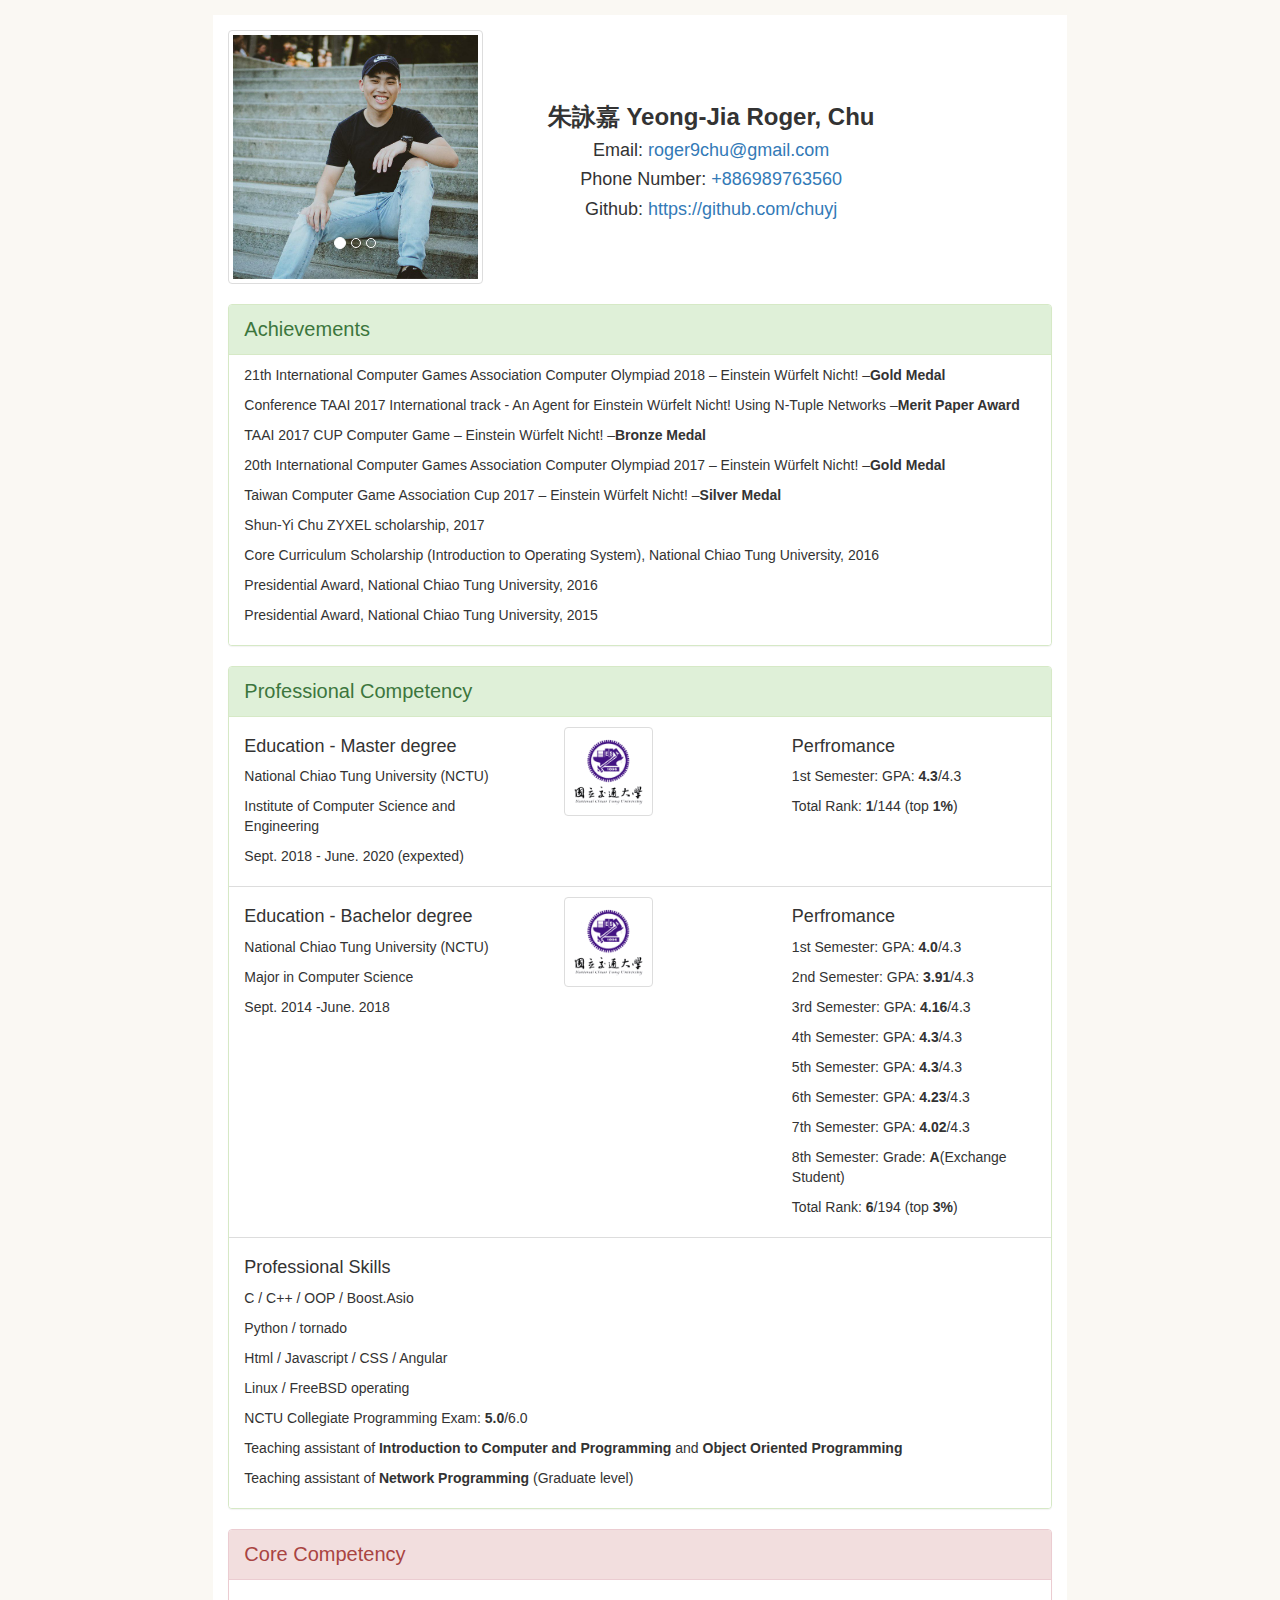
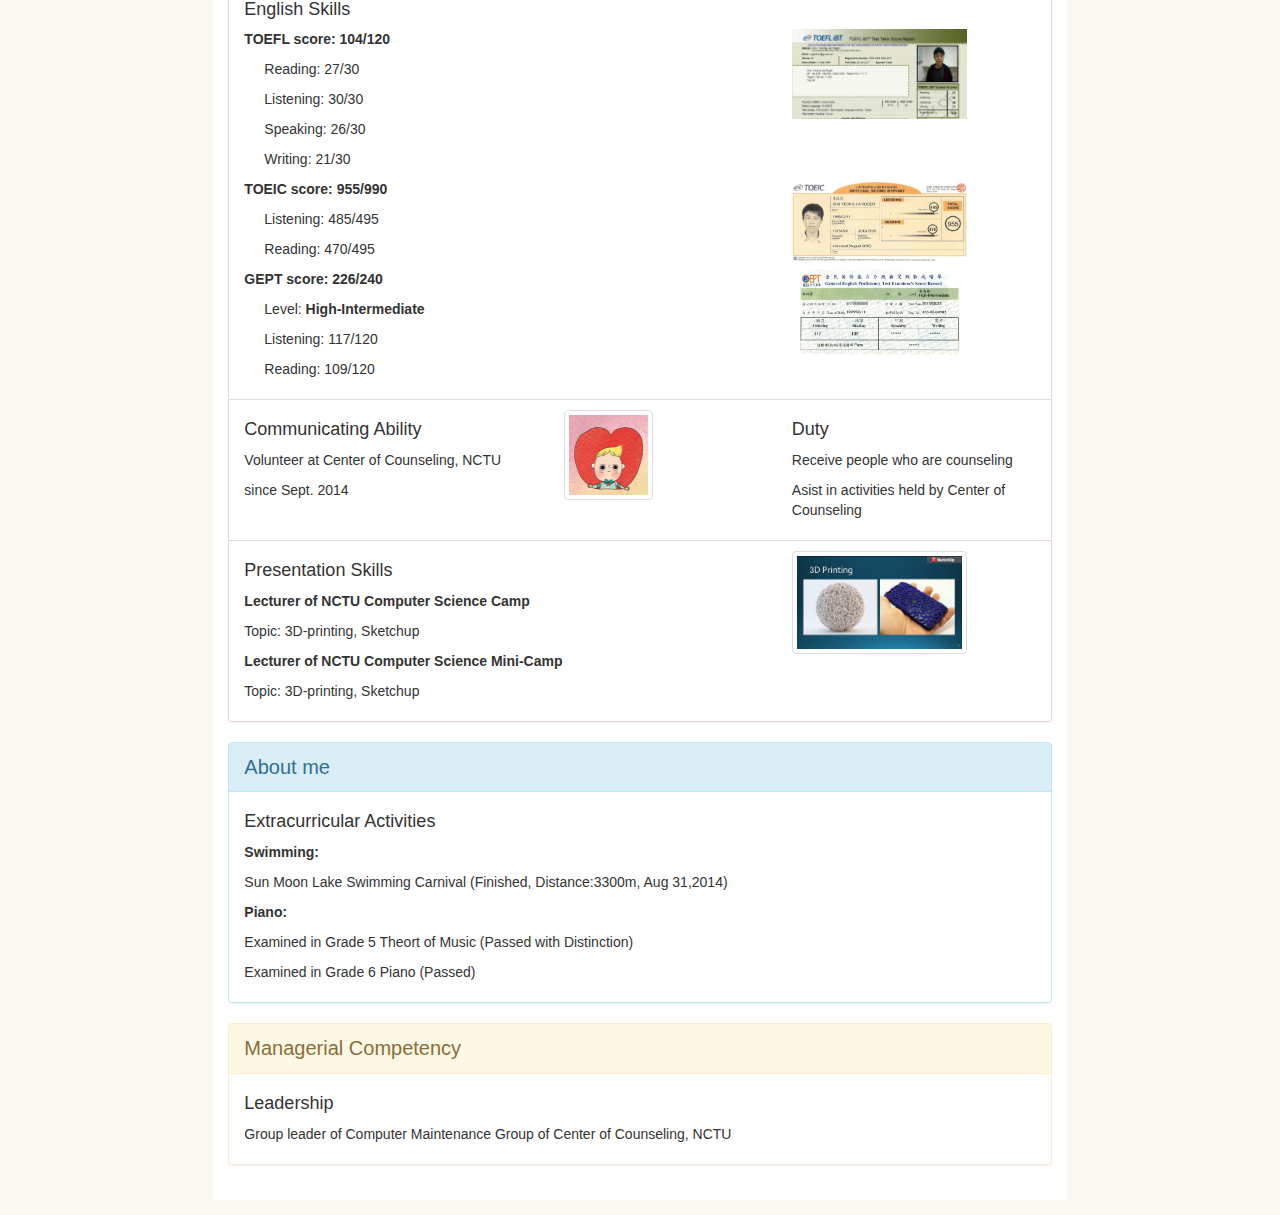
<file: index.html>
<!DOCTYPE>
<html>
<head>
<title>Roger Chu's Résumé</title>
<meta http-equiv="Content-Type" content="text/html; charset=utf-8">
<meta name="viewport" content="width=device-width, initial-scale=1">
<meta charset="UTF-8">
<link rel="stylesheet" href="https://maxcdn.bootstrapcdn.com/bootstrap/3.3.6/css/bootstrap.min.css">
<script src="https://ajax.googleapis.com/ajax/libs/jquery/1.12.2/jquery.min.js"></script>
<script src="http://maxcdn.bootstrapcdn.com/bootstrap/3.3.6/js/bootstrap.min.js"></script>
<link rel="stylesheet" href="./style.css">
<style>
	.my-heading {
		font-size: 20px;
	}
</style>
</head>
<body>
<div class="container-fluid">
	<div class="row">
		<div class="col-md-offset-1 col-md-10 col-xs-offset-1 col-xs-10 col-lg-8 col-lg-offset-2 body">
			<div class="row">
				<div class="col-lg-4 col-sm-4 col-xs-12">
					<div class="align-left" style="width:100%">
						<div id="myCarousel" class="carousel slide" data-ride="carousel">
							<!-- Indicators -->
							<ol class="carousel-indicators">
								<li data-target="#myCarousel" data-slide-to="0" class="active"></li>
								<li data-target="#myCarousel" data-slide-to="1"></li>
								<li data-target="#myCarousel" data-slide-to="2"></li>
							</ol>

							<!-- Wrapper for slides -->
							<a href="https://www.facebook.com/roger9chu" class="thumbnail">
								<div class="carousel-inner" role="listbox">
									<div class="item active">
										<img src="./images/profile_pic.jpg" alt="profile_pic">
									</div>

									<div class="item">
										<img src="./images/profile_pic2.jpg" alt="profile_pic">
									</div>
									<div class="item">
										<img src="./images/profile_pic3.jpg" alt="profile_pic">
									</div>
								</div>
							</a>

						</div>
					</div>
				</div>
				<div class="col-lg-6 col-sm-8 col-xs-12">
					<div class="align-right" style="height: 220px">
						<div class="align-right-text">
							<h3>
								<b>朱詠嘉</b>
								<b>Yeong-Jia Roger, Chu </b>
							</h3>
							<h4>Email: <a href="mailto: roger9chu@gmail.com">roger9chu@gmail.com</a></h3>
							<h4>Phone Number: <a href="tel:+886989763560">+886989763560</a></h4>
							<h4>Github: <a href="https://github.com/chuyj">https://github.com/chuyj</a></h4>
						</div>
					</div>
				</div>
			</div>
			<!--Achievements-->
			<div class="panel panel-success">
				<div class="panel-heading my-heading">Achievements</div>
				<ul class="list-group">
					<li class="list-group-item">
					<p>21th International Computer Games Association Computer Olympiad 2018 – Einstein Würfelt Nicht! –<b>Gold Medal</b></p>
					<p>Conference TAAI 2017 International track - An Agent for Einstein Würfelt Nicht! Using N-Tuple Networks –<b>Merit Paper Award</b></p>
					<p>TAAI 2017 CUP Computer Game – Einstein Würfelt Nicht! –<b>Bronze Medal</b></p>
					<p>20th International Computer Games Association Computer Olympiad 2017 – Einstein Würfelt Nicht! –<b>Gold Medal</b></p>
					<p>Taiwan Computer Game Association Cup 2017 – Einstein Würfelt Nicht! –<b>Silver Medal</b></p>
					<p>Shun-Yi Chu ZYXEL scholarship, 2017</p>
					<p>Core Curriculum Scholarship (Introduction to Operating System), National Chiao Tung University, 2016<p>
					<p>Presidential Award, National Chiao Tung University, 2016</p>
					<p>Presidential Award, National Chiao Tung University, 2015</p>
					</li>
				</ul>
			</div>
			<!--Professional Competency-->
			<div class="panel panel-success">
				<div class="panel-heading my-heading">Professional Competency</div>
				<ul class="list-group">
					<li class="list-group-item">
					<div class="row">
						<div class="col-md-7">
							<div class="row">
								<div class="col-md-8 col-xs-12">
									<h4>Education - Master degree</h4>
									<p>National Chiao Tung University (NCTU)</p>
									<p>Institute of Computer Science and Engineering</p>
									<p>Sept. 2018 - June. 2020 (expexted)</p>
								</div>
								<div class="col-md-3 col-xs-6">
									<a target="blank" href="http://www.cs.nctu.edu.tw/" class="thumbnail">
										<img src="./images/nctu.gif" alt="nctu" title="National Chiao Tung University">
									</a>
								</div>
							</div>
						</div>
						<div class="col-md-4 col-md-offset-1">
							<h4>Perfromance</h4>
							<p>1st Semester: GPA: <b>4.3</b>/4.3</p>
							<p>Total Rank: <b>1</b>/144 (top <b>1%</b>)</p>
						</div>
						</li>
						<li class="list-group-item">
							<div class="row">
								<div class="col-md-7">
									<div class="row">
										<div class="col-md-8 col-xs-12">
											<h4>Education - Bachelor degree</h4>
											<p>National Chiao Tung University (NCTU)</p>
											<p>Major in Computer Science</p>
											<p>Sept. 2014 -June. 2018</p>
										</div>
										<div class="col-md-3 col-xs-6">
											<a target="blank" href="http://www.cs.nctu.edu.tw/" class="thumbnail">
												<img src="./images/nctu.gif" alt="nctu" title="National Chiao Tung University">
											</a>
										</div>
									</div>
								</div>
								<div class="col-md-4 col-md-offset-1">
									<h4>Perfromance</h4>
									<p>1st Semester: GPA: <b>4.0</b>/4.3</p>
									<p>2nd Semester: GPA: <b>3.91</b>/4.3</p>
									<p>3rd Semester: GPA: <b>4.16</b>/4.3</p>
									<p>4th Semester: GPA: <b>4.3</b>/4.3</p>
									<p>5th Semester: GPA: <b>4.3</b>/4.3</p>
									<p>6th Semester: GPA: <b>4.23</b>/4.3</p>
									<p>7th Semester: GPA: <b>4.02</b>/4.3</p>
									<p>8th Semester: Grade: <b>A</b>(Exchange Student)</p>
									<p>Total Rank: <b>6</b>/194 (top <b>3%</b>)</p>
								</div>
								</li>
						<li class ="list-group-item">
						<h4>Professional Skills</h4>
						<p>C / C++ / OOP / Boost.Asio</p>
						<p>Python / tornado</p>
						<p>Html / Javascript / CSS / Angular</p>
						<p>Linux / FreeBSD operating</p>
						<p>NCTU Collegiate Programming Exam: <b>5.0</b>/6.0</p>
						<p>Teaching assistant of <b>Introduction to Computer and Programming</b> and <b>Object Oriented Programming</b></p>
						<p>Teaching assistant of <b>Network Programming</b> (Graduate level)</p>
						</li>
					</ul>
				</div>
				<!--Core Abilities-->
				<div class="panel panel-danger">
					<div class="panel-heading my-heading">Core Competency</div>
					<ul class="list-group">
						<li class="list-group-item">
						<div class="row">
							<div class="col-md-8 col-sm-12">
								<h4>English Skills</h4>
							</div>
						</div>
						<div class="row">
							<div class="col-md-8 col-sm-12">
								<p><b>TOEFL score: 104/120</b></p>
								<p style="margin-left:20px">Reading: 27/30</p>
								<p style="margin-left:20px">Listening: 30/30</p>
								<p style="margin-left:20px">Speaking: 26/30</p>
								<p style="margin-left:20px">Writing: 21/30</p>
							</div>
							<div class="col-md-3 col-sm-4">
								<a href="#" data-toggle="modal" data-target=".pop-up-1">
									<img class="media-object" src="./images/TOEFL.jpg" alt="..." style="width:100%"-->
								</a>
								<div class="modal fade pop-up-1" tabindex="-1" role="dialog" aria-labelledby="myLargeModalLabel-1" aria-hidden="true">
									<div class="modal-dialog modal-lg">
										<div class="modal-content">

											<div class="modal-header">
												<button type="button" class="close" data-dismiss="modal" aria-hidden="true">×</button>
												<h4 class="modal-title" id="TOEFL">Roger Chu's TOEFL score</h4>
											</div>
											<div class="modal-body">
												<img src="./images/TOEFL.jpg" class="img-responsive img-rounded center-block" alt="" style="width:100%">
											</div>
										</div>
									</div><!-- /.modal-dialog -->
								</div><!-- /.modal mixer image -->
							</div>
						</div>

						<div class="row">
							<div class="col-md-8 col-sm-12">
								<p><b>TOEIC score: 955/990</b></p>
								<p style="margin-left:20px">Listening: 485/495</p>
								<p style="margin-left:20px">Reading: 470/495</p>
							</div>
							<div class="col-md-3 col-sm-4">
								<a href="#" data-toggle="modal" data-target=".pop-up-2">
									<img class="media-object" src="./images/TOEIC.jpg" alt="..." style="width:100%"-->
								</a>
								<div class="modal fade pop-up-2" tabindex="-1" role="dialog" aria-labelledby="myLargeModalLabel-1" aria-hidden="true">
									<div class="modal-dialog modal-lg">
										<div class="modal-content">

											<div class="modal-header">
												<button type="button" class="close" data-dismiss="modal" aria-hidden="true">×</button>
												<h4 class="modal-title" id="TOEIC">Roger Chu's TOEIC score</h4>
											</div>
											<div class="modal-body">
												<img src="./images/TOEIC.jpg" class="img-responsive img-rounded center-block" alt="" style="width:100%">
											</div>
										</div>
									</div><!-- /.modal-dialog -->
								</div><!-- /.modal mixer image -->
							</div>
						</div>
						<div class="row">
							<div class="col-md-8 col-sm-12">
								<p><b>GEPT score: 226/240</b></p>
								<p style="margin-left:20px">Level: <b>High-Intermediate</b></p>
								<p style="margin-left:20px">Listening: 117/120</p>
								<p style="margin-left:20px">Reading: 109/120</p>
							</div>
							<div class="col-md-3 col-sm-4">
								<a href="#" data-toggle="modal" data-target=".pop-up-3">
									<img class="media-object" src="./images/GEPT.jpg" alt="..." style="width:100%"-->
								</a>
								<div class="modal fade pop-up-3" tabindex="-1" role="dialog" aria-labelledby="myLargeModalLabel-1" aria-hidden="true">
									<div class="modal-dialog modal-lg">
										<div class="modal-content">

											<div class="modal-header">
												<button type="button" class="close" data-dismiss="modal" aria-hidden="true">×</button>
												<h4 class="modal-title" id="GEPT">Roger Chu's GEPT score, Level: High-Intermediate</h4>
											</div>
											<div class="modal-body">
												<img src="./images/GEPT.jpg" class="img-responsive img-rounded center-block" alt="" style="width:100%">
											</div>
										</div>
									</div><!-- /.modal-dialog -->
								</div><!-- /.modal mixer image -->
							</div>
						</div>

						</li>
						<li class="list-group-item">
						<div class="row">
							<div class="col-md-7">
								<div class="row">
									<div class="col-md-8">
										<h4>Communicating Ability</h4>
										<p>Volunteer at Center of Counseling, NCTU</p>
										<p>since Sept. 2014</p>
									</div>
									<div class="col-md-3">
										<a target="_blank" href="http://counsel.sa.nctu.edu.tw/" class="thumbnail">
											<img src="./images/coun.jpg" alt="nctu" title="NCTU Center of Counseling">
										</a>
									</div>
								</div>
							</div>
							<div class="col-md-4 col-md-offset-1">
								<h4>Duty</h4>
								<p>Receive people who are counseling</p>
								<p>Asist in activities held by Center of Counseling</p>
							</div>
						</div>
						</li>
						<li class="list-group-item">
						<div class="row">
							<div class="col-md-8">
								<h4>Presentation Skills</h4>
								<p><b>Lecturer of NCTU Computer Science Camp</b></p>
								<p>Topic: 3D-printing, Sketchup</p>
								<p><b>Lecturer of NCTU Computer Science Mini-Camp</b></p>
								<p>Topic: 3D-printing, Sketchup</p>
							</div>
							<div class="col-md-3">
								<a target="_blank" href="https://docs.google.com/viewerng/viewer?url=http://people.cs.nctu.edu.tw/~chuyj/Sketchup.pdf" class="thumbnail">
									<img src="./images/sketchup.jpg" alt="Sketchup" title="Sketchup pdf">
								</a>
							</div>
						</div>
						</li>
					</ul>
				</div>
				<!--More About me-->
			<div class="panel panel-info">
				<div class="panel-heading my-heading">About me</div>
				<ul class="list-group">
					<li class="list-group-item">
					<div class="row">
						<div class="col-md-12 col-sm-18">
							<h4>Extracurricular Activities</h4>
						</div>
					</div>
					<div class="row">
						<div class="col-md-12 col-sm-18">
							<p><b>Swimming:</b></p>
							<p>Sun Moon Lake Swimming Carnival (Finished, Distance:3300m, Aug 31,2014)</p>
						</div>
					</div>
					<div class="row">
						<div class="col-md-12 col-sm-18">
							<p><b>Piano:</b></p>
							<p>Examined in Grade 5 Theort of Music (Passed with Distinction)</p>
							<p>Examined in Grade 6 Piano (Passed)</p>
							<p></p>
						</div>
					</div>
					</li>
				</ul>
			</div>
				<!--Administration-->
				<div class="panel panel-warning">
					<div class="panel-heading my-heading">Managerial Competency</div>
					<ul class="list-group">
						<li class="list-group-item">
						<h4>Leadership</h4>
						<p>Group leader of Computer Maintenance Group of Center of Counseling, NCTU</p>
						</li>
					</ul>
				</div>
			</div>
		</div>
	</div>
</div>
	</div>
</div>
<script>
$(document).ready(function(){
		function photo_right_adjust(){
		$(".align-right").height($(".align-left").height());
		}
		$(window).resize(function(){
				photo_right_adjust();
				});
		photo_right_adjust();
		});
</script>
</body>
</html>
</file>
<file: style.css>
body{
	background-color: #FAF8F3;
}
.body{
	margin-top: 15px;
	margin-bottom: 15px;
	padding-top: 15px;
	padding-bottom: 15px;
	background-color: white;
}
.align-right{
	display: table;
	width: 100%;
	text-align: center;
}
.align-right-text{
	display: table-cell;
	vertical-align: middle;
}
.margin-bottom{
	margin-bottom: 15px;
}
.title{
	color: #7f7f7f;
}
</file>
